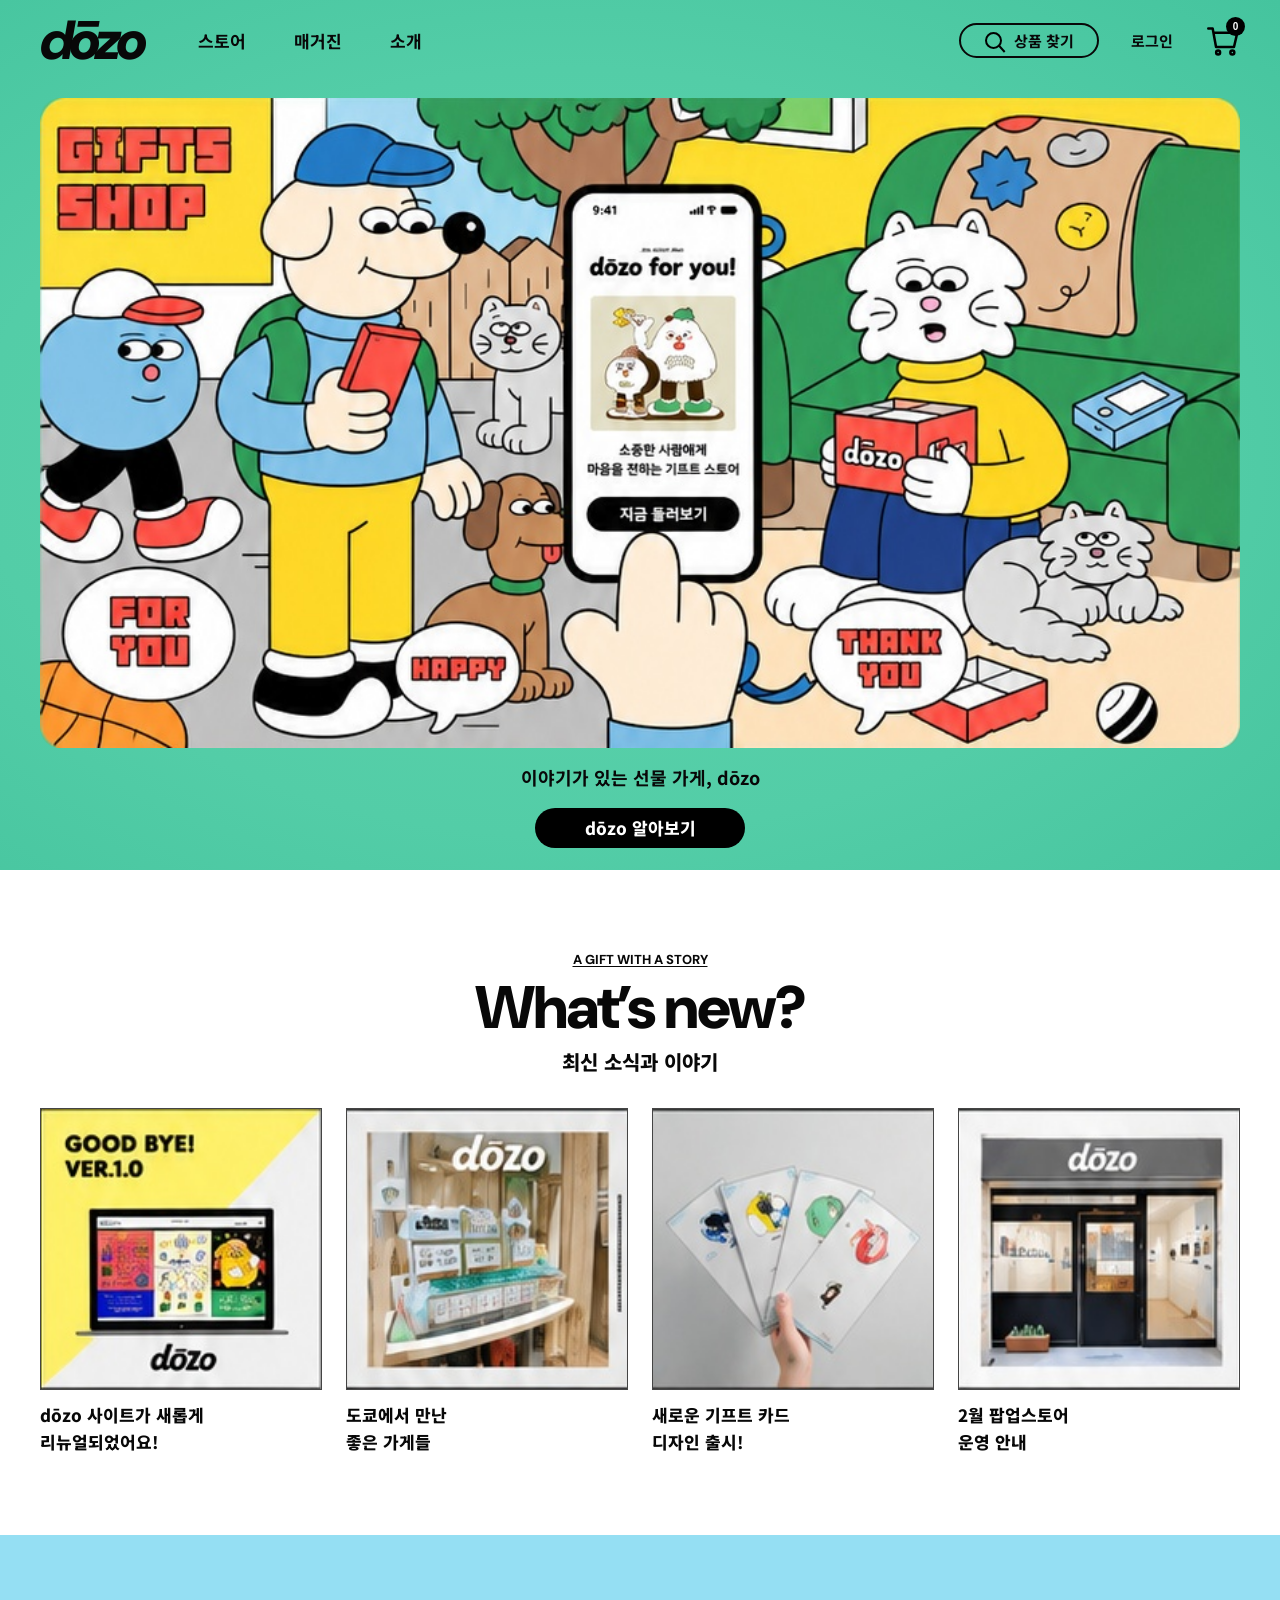
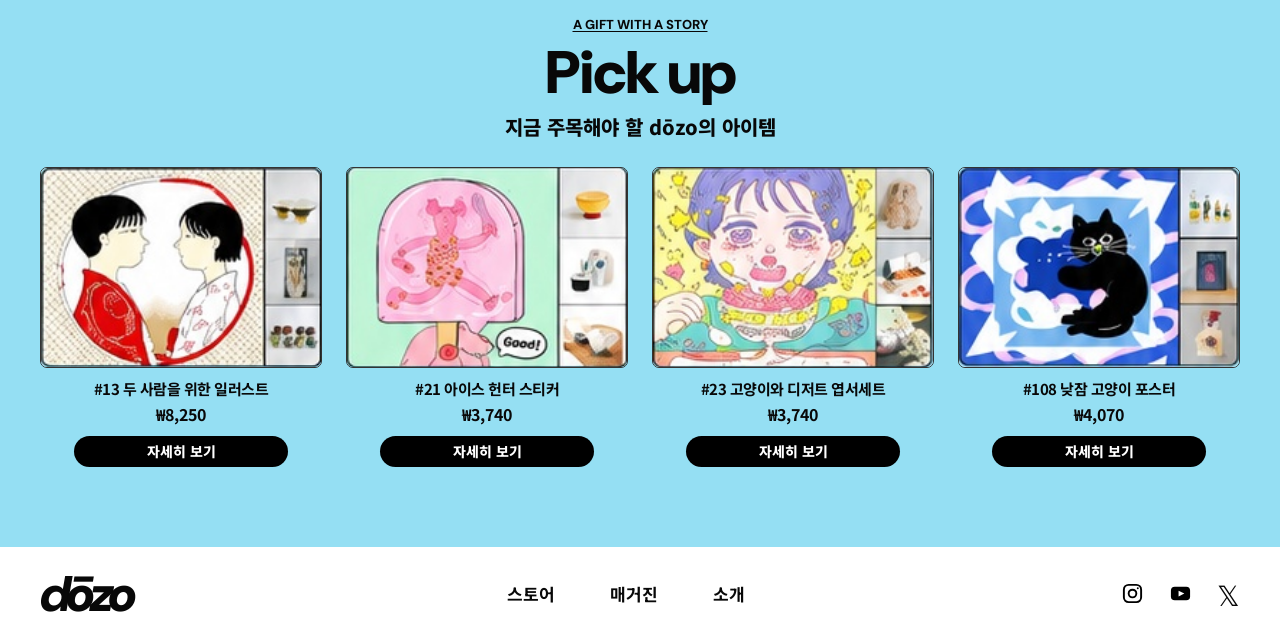
<file: 실습/index.html>
<!doctype html>
<html lang="ko">
<head>
  <meta charset="utf-8">
  <meta name="viewport" content="width=device-width, initial-scale=1">
  <title>dōzo — A Gift with a Story</title>
  <link rel="preconnect" href="https://fonts.googleapis.com">
  <link rel="preconnect" href="https://fonts.gstatic.com" crossorigin>
  <link href="https://fonts.googleapis.com/css2?family=DM+Sans:wght@400;600;700;800;900&family=Noto+Sans+KR:wght@400;500;600;700;800;900&display=swap" rel="stylesheet">
  <link rel="stylesheet" href="css/style.css">
</head>
<body>
  <div class="top-area">
    <header class="site-header container">
      <a class="wordmark" href="#top" aria-label="dōzo 홈">dōzo</a>
      <nav class="main-nav" aria-label="주 메뉴">
        <a href="#pickup">스토어</a>
        <a href="#news">매거진</a>
        <a href="#about">소개</a>
      </nav>
      <div class="header-actions">
        <a class="search-link" href="#pickup" aria-label="상품 찾기"><span class="search-icon" aria-hidden="true"></span>상품 찾기</a>
        <a class="login-link" href="#footer">로그인</a>
        <a class="cart-link" href="#pickup" aria-label="장바구니"><svg viewBox="0 0 32 32" aria-hidden="true"><path d="M3 5h4l3.1 17h16.4l3-13H8"/><circle cx="12" cy="27" r="1.8"/><circle cx="25" cy="27" r="1.8"/></svg><span class="cart-count">0</span></a>
      </div>
    </header>
    <main id="top">
      <section class="hero" id="about" aria-label="dōzo 소개">
        <div class="container">
          <img class="hero-image" src="images/hero.jpg" alt="dōzo 기프트 숍을 소개하는 캐릭터 일러스트">
          <div class="hero-copy">
            <p>이야기가 있는 선물 가게, dōzo</p>
            <a class="pill-button hero-button" href="#news">dōzo 알아보기</a>
          </div>
        </div>
      </section>
  </div>
      <section class="news-section section-pad" id="news">
        <div class="container">
          <div class="section-heading"><p class="eyebrow">A GIFT WITH A STORY</p><h1>What’s new?</h1><p class="section-subtitle">최신 소식과 이야기</p></div>
          <div class="card-grid news-grid">
            <article class="card news-card"><img src="images/news-1.jpg" alt="dōzo 웹사이트 리뉴얼 소식"><h2>dōzo 사이트가 새롭게<br>리뉴얼되었어요!</h2></article>
            <article class="card news-card"><img src="images/news-2.jpg" alt="도쿄에서 만난 좋은 가게들"><h2>도쿄에서 만난<br>좋은 가게들</h2></article>
            <article class="card news-card"><img src="images/news-3.jpg" alt="새로운 기프트 카드 디자인"><h2>새로운 기프트 카드<br>디자인 출시!</h2></article>
            <article class="card news-card"><img src="images/news-4.jpg" alt="2월 팝업스토어 매장"><h2>2월 팝업스토어<br>운영 안내</h2></article>
          </div>
        </div>
      </section>
      <section class="pickup-section section-pad" id="pickup">
        <div class="container">
          <div class="section-heading"><p class="eyebrow">A GIFT WITH A STORY</p><h2>Pick up</h2><p class="section-subtitle">지금 주목해야 할 dōzo의 아이템</p></div>
          <div class="card-grid product-grid">
            <article class="card product-card"><img src="images/product-1.jpg" alt="두 사람을 위한 일러스트"><h3>#13 두 사람을 위한 일러스트</h3><p>₩8,250</p><a class="pill-button" href="#pickup">자세히 보기</a></article>
            <article class="card product-card"><img src="images/product-2.jpg" alt="아이스 헌터 스티커"><h3>#21 아이스 헌터 스티커</h3><p>₩3,740</p><a class="pill-button" href="#pickup">자세히 보기</a></article>
            <article class="card product-card"><img src="images/product-3.jpg" alt="고양이와 디저트 엽서세트"><h3>#23 고양이와 디저트 엽서세트</h3><p>₩3,740</p><a class="pill-button" href="#pickup">자세히 보기</a></article>
            <article class="card product-card"><img src="images/product-4.jpg" alt="낮잠 고양이 포스터"><h3>#108 낮잠 고양이 포스터</h3><p>₩4,070</p><a class="pill-button" href="#pickup">자세히 보기</a></article>
          </div>
        </div>
      </section>
    </main>
    <footer class="site-footer" id="footer"><div class="container footer-inner"><a class="wordmark" href="#top">dōzo</a><nav class="footer-nav" aria-label="하단 메뉴"><a href="#pickup">스토어</a><a href="#news">매거진</a><a href="#about">소개</a></nav><div class="social-links"><a href="https://www.instagram.com/" aria-label="인스타그램"><svg viewBox="0 0 24 24" aria-hidden="true"><rect x="3" y="3" width="18" height="18" rx="5"/><circle cx="12" cy="12" r="4"/><circle cx="17.5" cy="6.5" r="1" class="fill"/></svg></a><a href="https://www.youtube.com/" aria-label="유튜브"><svg viewBox="0 0 24 24" aria-hidden="true"><rect x="2" y="5" width="20" height="14" rx="4" class="fill"/><path d="m10 9 6 3-6 3z" class="cut"/></svg></a><a class="x-link" href="https://x.com/" aria-label="X">𝕏</a></div></div></footer>
</body>
</html>
</file>
<file: 실습/css/style.css>
/* Base / typography */
:root{--black:#080808;--green:#4fcaa5;--blue:#94def2;--max-width:1200px;--gap:24px}
*{box-sizing:border-box}html{scroll-behavior:smooth}body{margin:0;color:var(--black);font-family:"Noto Sans KR",Arial,sans-serif;font-weight:700}a{color:inherit;text-decoration:none}img{display:block;max-width:100%}h1,h2,h3,p{margin:0}.container{width:min(var(--max-width),calc(100% - 48px));margin-inline:auto}.top-area{background:radial-gradient(ellipse at 45% 52%,#5ed4ab 0%,#53cda7 60%,#45c49e 100%)}
/* Header */
.site-header{height:80px;display:flex;align-items:center;gap:56px}.wordmark{font-family:"DM Sans",Arial,sans-serif;font-weight:900;font-style:italic;font-size:55px;letter-spacing:-5px;line-height:1;white-space:nowrap}.main-nav{display:flex;align-items:center;gap:48px;font-size:17px;white-space:nowrap}.header-actions{display:flex;align-items:center;gap:32px;margin-left:auto;font-size:15px;white-space:nowrap}.search-link{display:flex;align-items:center;justify-content:center;gap:12px;border:2px solid #080808;border-radius:30px;min-width:140px;padding:5px 13px}.search-icon{display:inline-block;width:17px;height:17px;border:2px solid #000;border-radius:50%;position:relative}.search-icon:after{content:"";width:8px;height:2px;background:#000;position:absolute;right:-6px;bottom:-3px;transform:rotate(48deg)}.cart-link{position:relative;width:35px;height:35px}.cart-link svg{width:100%;height:100%;fill:none;stroke:#000;stroke-width:2.3;stroke-linejoin:round;stroke-linecap:round}.cart-count{position:absolute;top:-6px;right:-5px;border-radius:50%;background:#000;color:#fff;font:700 10px/19px Arial;text-align:center;width:19px;height:19px}
/* Hero */
.hero{padding:18px 0 22px}.hero-image{width:100%;aspect-ratio:881 / 477;object-fit:cover;border-radius:20px}.hero-copy{text-align:center;padding-top:16px}.hero-copy p{font-size:18px;margin-bottom:18px}.pill-button{display:inline-flex;align-items:center;justify-content:center;background:#000;color:#fff;border-radius:999px;font-weight:800;text-align:center}.hero-button{min-width:210px;min-height:40px;font-size:17px}
/* Shared section headings and cards */
.section-pad{padding-block:80px}.section-heading{text-align:center;margin-bottom:32px}.eyebrow{font:800 13px/1.5 "DM Sans",Arial,sans-serif;text-decoration:underline;text-underline-offset:2px}.section-heading h1,.section-heading h2{font-family:"DM Sans","Noto Sans KR",sans-serif;font-size:clamp(42px,6vw,60px);font-weight:900;line-height:1.3;letter-spacing:-2px}.section-subtitle{font-size:20px;font-weight:800}.card-grid{display:grid;grid-template-columns:repeat(4,minmax(0,1fr));gap:var(--gap)}.card{min-width:0}.card>img{width:100%;object-fit:cover}
/* What's new */
.news-section{background:#fff}.news-card img{aspect-ratio:1/1;border:1px solid #444}.news-card h2{font-size:17px;line-height:1.55;margin-top:12px;font-weight:800;word-break:keep-all}
/* Pick up */
.pickup-section{background:#95dff3}.pickup-section .section-heading{margin-bottom:26px}.product-card{text-align:center}.product-card img{aspect-ratio:194/138;border-radius:7px;border:1px solid #333}.product-card h3{font-size:15px;line-height:1.45;margin-top:10px;white-space:nowrap;letter-spacing:-.5px}.product-card p{font-size:16px;margin:2px 0 10px}.product-card .pill-button{width:76%;min-height:31px;font-size:14px}
/* Footer */
.site-footer{background:white}.footer-inner{min-height:94px;display:flex;align-items:center;justify-content:space-between;gap:28px}.footer-inner .wordmark{font-size:50px}.footer-nav{display:flex;gap:55px;font-size:17px}.social-links{display:flex;align-items:center;gap:24px}.social-links a{display:inline-flex;width:24px;height:24px;align-items:center;justify-content:center}.social-links svg{width:23px;height:23px;fill:none;stroke:#000;stroke-width:2}.social-links svg .fill{fill:#000;stroke:none}.social-links svg .cut{fill:#fff;stroke:none}.x-link{font-size:28px;font-weight:400}
/* Responsive layout */
@media(max-width:900px){.site-header{gap:25px}.main-nav{gap:20px}.header-actions{gap:15px}.card-grid{grid-template-columns:repeat(2,minmax(0,1fr))}.product-card h3{white-space:normal}.footer-nav{gap:20px}}
@media(max-width:600px){.container{width:calc(100% - 32px)}.site-header{height:80px;flex-wrap:wrap;justify-content:space-between;column-gap:12px;row-gap:0}.wordmark{font-size:42px}.main-nav{order:3;flex-basis:100%;justify-content:center;gap:28px;font-size:13px;margin-top:-8px}.header-actions{gap:12px}.search-link{min-width:auto;padding:5px 8px;font-size:0}.search-icon{width:15px;height:15px}.login-link{font-size:13px}.cart-link{width:29px;height:29px}.hero{padding-top:12px}.hero-image{border-radius:12px}.hero-copy p{font-size:15px}.section-pad{padding-block:80px}.section-heading h1,.section-heading h2{font-size:42px}.section-subtitle{font-size:15px}.card-grid{gap:24px}.news-card h2{font-size:14px}.product-card h3{font-size:12px}.product-card p{font-size:13px}.product-card .pill-button{width:100%;font-size:12px}.footer-inner{flex-wrap:wrap;padding-block:20px}.footer-inner .wordmark{font-size:42px}.footer-nav{order:3;width:100%;justify-content:center;font-size:14px}.social-links{gap:12px}}
</file>
